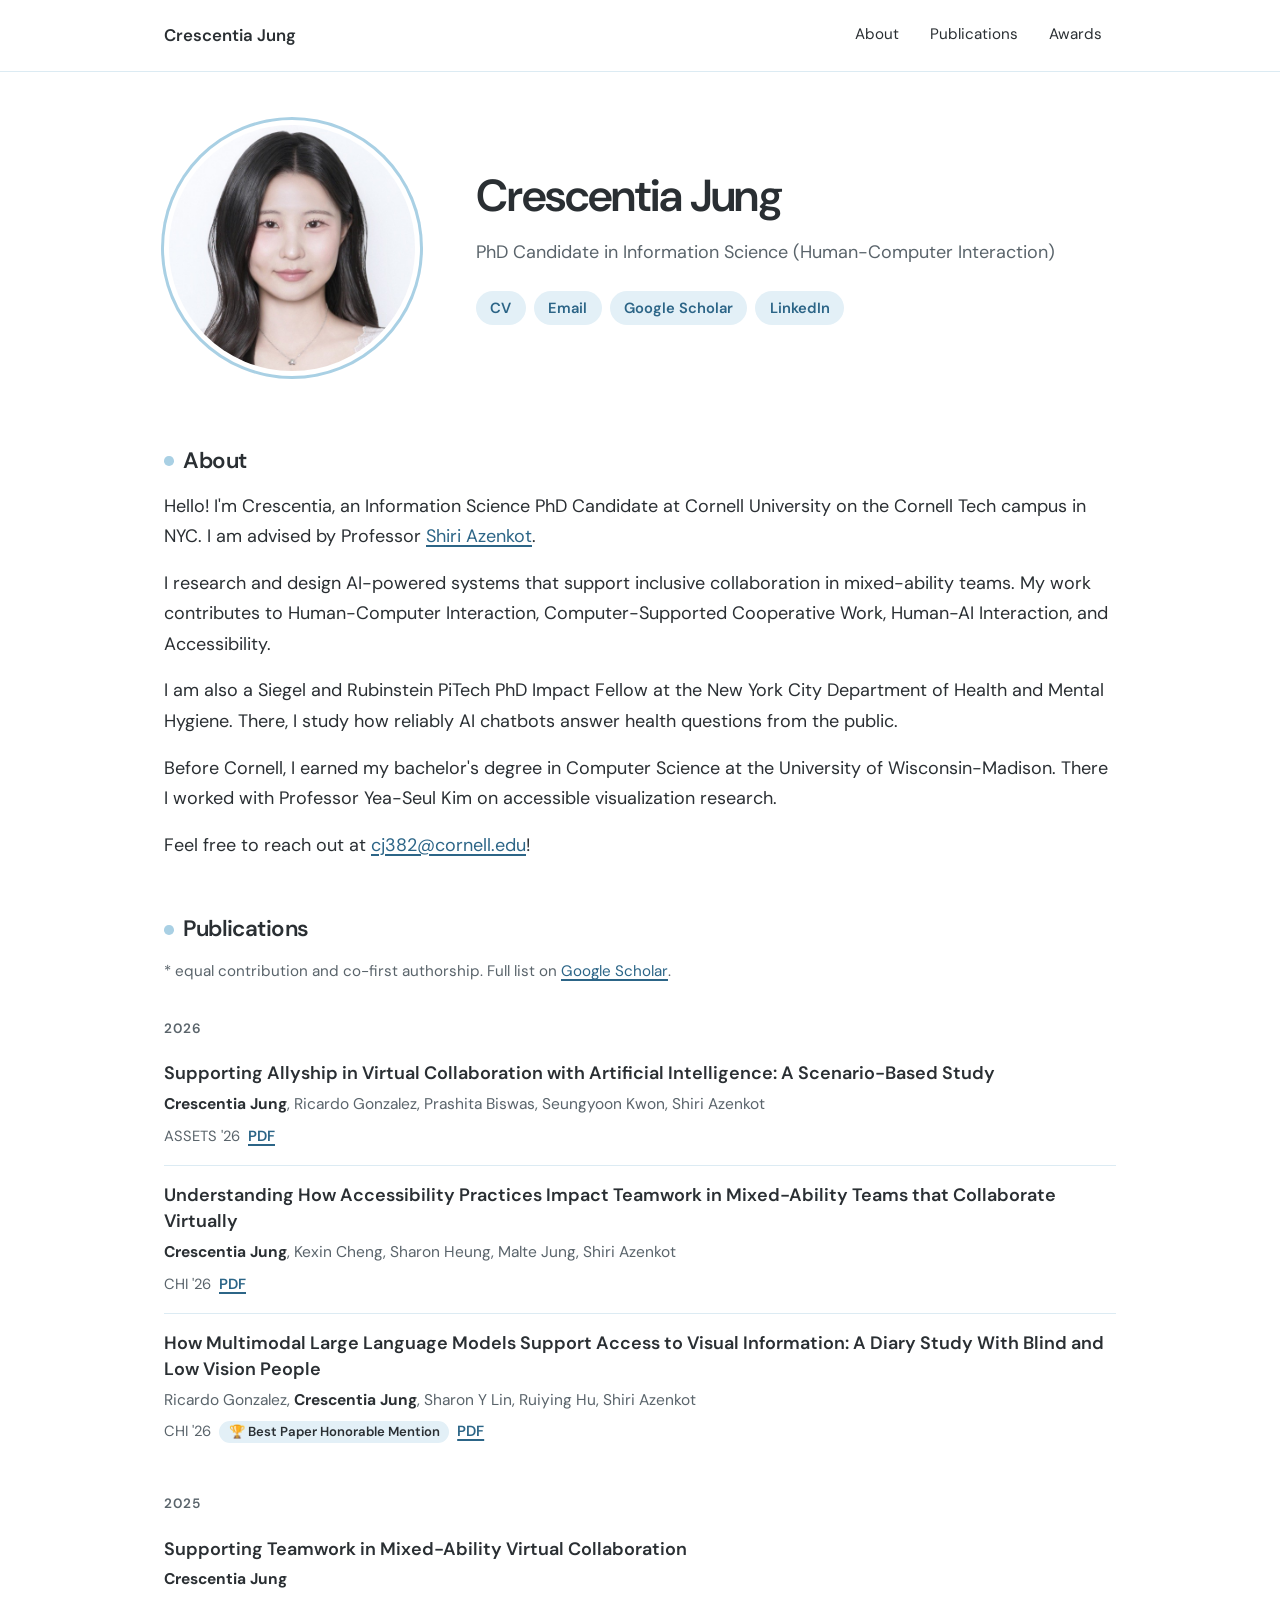
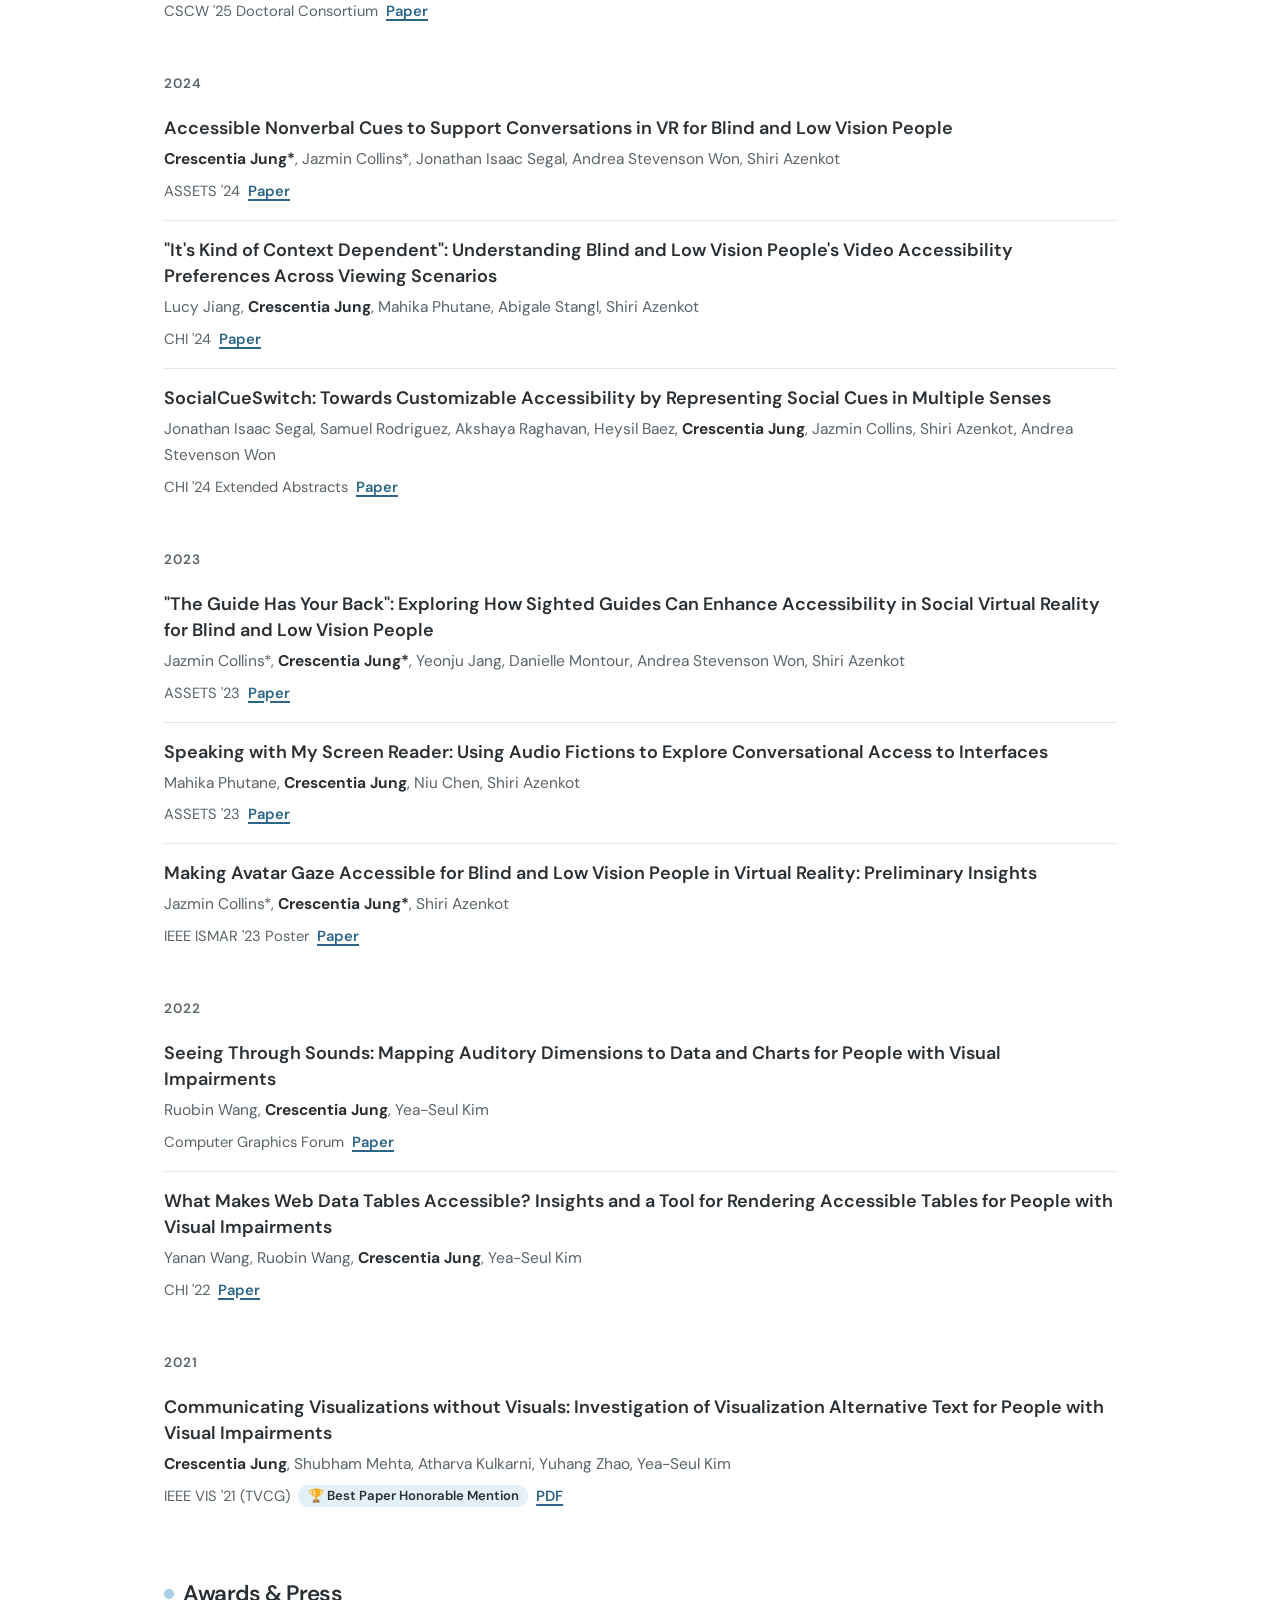
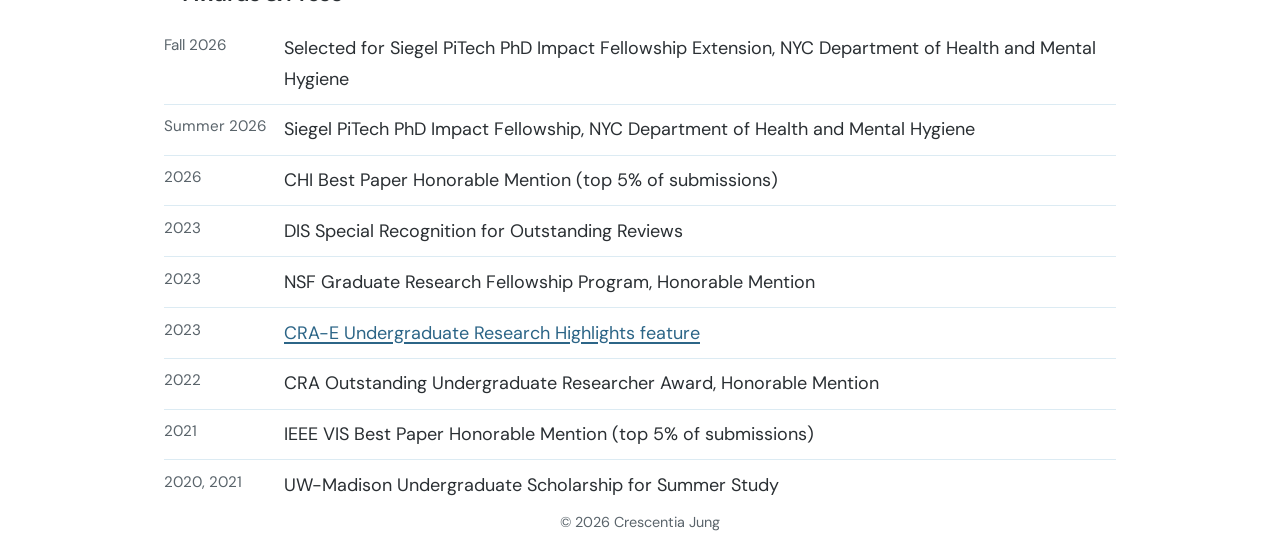
<file: index.html>
<!doctype html>
<html lang="en">
<head>
  <meta charset="utf-8">
  <meta name="viewport" content="width=device-width, initial-scale=1">
  <title>Crescentia Jung</title>
  <meta name="description" content="Crescentia Jung is an Information Science PhD candidate at Cornell Tech researching inclusive virtual collaboration, accessibility, and human-AI interaction.">
  <link rel="canonical" href="https://www.crescentiajung.com/">
  <meta property="og:title" content="Crescentia Jung">
  <meta property="og:type" content="website">
  <meta property="og:url" content="https://www.crescentiajung.com/">
  <meta property="og:image" content="https://www.crescentiajung.com/photo.jpg">
  <link rel="icon" href="data:image/svg+xml,%3Csvg xmlns='http://www.w3.org/2000/svg' viewBox='0 0 24 24'%3E%3Ccircle cx='12' cy='12' r='8' fill='%23a9d0e4'/%3E%3C/svg%3E">
  <link rel="preconnect" href="https://fonts.googleapis.com">
  <link rel="preconnect" href="https://fonts.gstatic.com" crossorigin>
  <link href="https://fonts.googleapis.com/css2?family=DM+Sans:opsz,wght@9..40,400;9..40,500;9..40,600&display=swap" rel="stylesheet">
  <link rel="stylesheet" href="/style.css">
</head>
<body>
  <a class="skip" href="#main">Skip to content</a>

  <header class="site-header">
    <div class="wrap">
      <a class="brand" href="/">
        Crescentia Jung
      </a>
      <nav aria-label="Sections">
        <ul>
          <li><a href="#about">About</a></li>
          <li><a href="#publications">Publications</a></li>
          <li><a href="#awards">Awards</a></li>
        </ul>
      </nav>
    </div>
  </header>

  <main id="main" class="wrap">
    <section class="hero" aria-labelledby="name">
      <img class="photo" src="/photo.jpg" alt="Portrait of Crescentia Jung, smiling" width="640" height="640">
      <div>
        <h1 id="name">Crescentia Jung</h1>
        <p class="tagline">PhD Candidate in Information Science (Human-Computer Interaction)</p>
        <ul class="links" aria-label="Contact and profiles">
          <li><a href="/cv.pdf" target="_blank" rel="noopener">CV<span class="sr-only"> (PDF)</span><span class="sr-only"> (opens in new tab)</span></a></li>
          <li><a href="mailto:cj382@cornell.edu">Email</a></li>
          <li><a href="https://scholar.google.com/citations?hl=en&amp;user=9aqpAWwAAAAJ" target="_blank" rel="noopener">Google Scholar<span class="sr-only"> (opens in new tab)</span></a></li>
          <li><a href="https://www.linkedin.com/in/crescentiajung/" target="_blank" rel="noopener">LinkedIn<span class="sr-only"> (opens in new tab)</span></a></li>
        </ul>
      </div>
    </section>

    <section id="about" aria-labelledby="about-h">
      <h2 id="about-h">About</h2>
      <p>Hello! I'm Crescentia, an Information Science PhD Candidate at Cornell University on the Cornell Tech campus in NYC. I am advised by Professor <a href="https://scholar.google.com/citations?user=jNQlAkoAAAAJ&amp;hl=en" target="_blank" rel="noopener">Shiri Azenkot<span class="sr-only"> (opens in new tab)</span></a>.</p>
      <p>I research and design AI-powered systems that support inclusive collaboration in mixed-ability teams. My work contributes to Human-Computer Interaction, Computer-Supported Cooperative Work, Human-AI Interaction, and Accessibility.</p>
      <p>I am also a Siegel and Rubinstein PiTech PhD Impact Fellow at the New York City Department of Health and Mental Hygiene. There, I study how reliably AI chatbots answer health questions from the public.</p>
      <p>Before Cornell, I earned my bachelor's degree in Computer Science at the University of Wisconsin-Madison. There I worked with Professor Yea-Seul Kim on accessible visualization research.</p>
      <p>Feel free to reach out at <a href="mailto:cj382@cornell.edu">cj382@cornell.edu</a>!</p>
    </section>

    <section id="publications" aria-labelledby="pubs-h">
      <h2 id="pubs-h">Publications</h2>
      <p class="note">* equal contribution and co-first authorship. Full list on <a href="https://scholar.google.com/citations?hl=en&amp;user=9aqpAWwAAAAJ" target="_blank" rel="noopener">Google Scholar<span class="sr-only"> (opens in new tab)</span></a>.</p>

      <h3 class="year">2026</h3>
      <ul class="pubs">
        <li>
          <p class="pub-title">Supporting Allyship in Virtual Collaboration with Artificial Intelligence: A Scenario-Based Study</p>
          <p class="pub-authors"><strong>Crescentia Jung</strong>, Ricardo Gonzalez, Prashita Biswas, Seungyoon Kwon, Shiri Azenkot</p>
          <p class="pub-venue"><span>ASSETS '26</span> <a href="https://arxiv.org/pdf/2610.09061" target="_blank" rel="noopener">PDF<span class="sr-only">: Supporting Allyship in Virtual Collaboration with Artificial Intelligence (opens in new tab)</span></a></p>
        </li>
        <li>
          <p class="pub-title">Understanding How Accessibility Practices Impact Teamwork in Mixed-Ability Teams that Collaborate Virtually</p>
          <p class="pub-authors"><strong>Crescentia Jung</strong>, Kexin Cheng, Sharon Heung, Malte Jung, Shiri Azenkot</p>
          <p class="pub-venue"><span>CHI '26</span> <a href="https://arxiv.org/pdf/2602.04015" target="_blank" rel="noopener">PDF<span class="sr-only">: Understanding How Accessibility Practices Impact Teamwork</span><span class="sr-only"> (opens in new tab)</span></a></p>
        </li>
        <li>
          <p class="pub-title">How Multimodal Large Language Models Support Access to Visual Information: A Diary Study With Blind and Low Vision People</p>
          <p class="pub-authors">Ricardo Gonzalez, <strong>Crescentia Jung</strong>, Sharon Y Lin, Ruiying Hu, Shiri Azenkot</p>
          <p class="pub-venue"><span>CHI '26</span> <span class="tag award">🏆 Best Paper Honorable Mention</span> <a href="https://arxiv.org/pdf/2602.13469" target="_blank" rel="noopener">PDF<span class="sr-only">: How Multimodal Large Language Models Support Access to Visual Information</span><span class="sr-only"> (opens in new tab)</span></a></p>
        </li>
      </ul>

      <h3 class="year">2025</h3>
      <ul class="pubs">
        <li>
          <p class="pub-title">Supporting Teamwork in Mixed-Ability Virtual Collaboration</p>
          <p class="pub-authors"><strong>Crescentia Jung</strong></p>
          <p class="pub-venue"><span>CSCW '25 Doctoral Consortium</span> <a href="https://dl.acm.org/doi/abs/10.1145/3715070.3747330" target="_blank" rel="noopener">Paper<span class="sr-only">: Supporting Teamwork in Mixed-Ability Virtual Collaboration</span><span class="sr-only"> (opens in new tab)</span></a></p>
        </li>
      </ul>

      <h3 class="year">2024</h3>
      <ul class="pubs">
        <li>
          <p class="pub-title">Accessible Nonverbal Cues to Support Conversations in VR for Blind and Low Vision People</p>
          <p class="pub-authors"><strong>Crescentia Jung*</strong>, Jazmin Collins*, Jonathan Isaac Segal, Andrea Stevenson Won, Shiri Azenkot</p>
          <p class="pub-venue"><span>ASSETS '24</span> <a href="https://dl.acm.org/doi/abs/10.1145/3663548.3675663" target="_blank" rel="noopener">Paper<span class="sr-only">: Accessible Nonverbal Cues to Support Conversations in VR</span><span class="sr-only"> (opens in new tab)</span></a></p>
        </li>
        <li>
          <p class="pub-title">"It's Kind of Context Dependent": Understanding Blind and Low Vision People's Video Accessibility Preferences Across Viewing Scenarios</p>
          <p class="pub-authors">Lucy Jiang, <strong>Crescentia Jung</strong>, Mahika Phutane, Abigale Stangl, Shiri Azenkot</p>
          <p class="pub-venue"><span>CHI '24</span> <a href="https://dl.acm.org/doi/abs/10.1145/3613904.3642238" target="_blank" rel="noopener">Paper<span class="sr-only">: It's Kind of Context Dependent</span><span class="sr-only"> (opens in new tab)</span></a></p>
        </li>
        <li>
          <p class="pub-title">SocialCueSwitch: Towards Customizable Accessibility by Representing Social Cues in Multiple Senses</p>
          <p class="pub-authors">Jonathan Isaac Segal, Samuel Rodriguez, Akshaya Raghavan, Heysil Baez, <strong>Crescentia Jung</strong>, Jazmin Collins, Shiri Azenkot, Andrea Stevenson Won</p>
          <p class="pub-venue"><span>CHI '24 Extended Abstracts</span> <a href="https://dl.acm.org/doi/abs/10.1145/3613905.3651109" target="_blank" rel="noopener">Paper<span class="sr-only">: SocialCueSwitch</span><span class="sr-only"> (opens in new tab)</span></a></p>
        </li>
      </ul>

      <h3 class="year">2023</h3>
      <ul class="pubs">
        <li>
          <p class="pub-title">"The Guide Has Your Back": Exploring How Sighted Guides Can Enhance Accessibility in Social Virtual Reality for Blind and Low Vision People</p>
          <p class="pub-authors">Jazmin Collins*, <strong>Crescentia Jung*</strong>, Yeonju Jang, Danielle Montour, Andrea Stevenson Won, Shiri Azenkot</p>
          <p class="pub-venue"><span>ASSETS '23</span> <a href="https://dl.acm.org/doi/abs/10.1145/3597638.3608386" target="_blank" rel="noopener">Paper<span class="sr-only">: The Guide Has Your Back</span><span class="sr-only"> (opens in new tab)</span></a></p>
        </li>
        <li>
          <p class="pub-title">Speaking with My Screen Reader: Using Audio Fictions to Explore Conversational Access to Interfaces</p>
          <p class="pub-authors">Mahika Phutane, <strong>Crescentia Jung</strong>, Niu Chen, Shiri Azenkot</p>
          <p class="pub-venue"><span>ASSETS '23</span> <a href="https://dl.acm.org/doi/abs/10.1145/3597638.3608404" target="_blank" rel="noopener">Paper<span class="sr-only">: Speaking with My Screen Reader</span><span class="sr-only"> (opens in new tab)</span></a></p>
        </li>
        <li>
          <p class="pub-title">Making Avatar Gaze Accessible for Blind and Low Vision People in Virtual Reality: Preliminary Insights</p>
          <p class="pub-authors">Jazmin Collins*, <strong>Crescentia Jung*</strong>, Shiri Azenkot</p>
          <p class="pub-venue"><span>IEEE ISMAR '23 Poster</span> <a href="https://ieeexplore.ieee.org/abstract/document/10322247/" target="_blank" rel="noopener">Paper<span class="sr-only">: Making Avatar Gaze Accessible</span><span class="sr-only"> (opens in new tab)</span></a></p>
        </li>
      </ul>

      <h3 class="year">2022</h3>
      <ul class="pubs">
        <li>
          <p class="pub-title">Seeing Through Sounds: Mapping Auditory Dimensions to Data and Charts for People with Visual Impairments</p>
          <p class="pub-authors">Ruobin Wang, <strong>Crescentia Jung</strong>, Yea-Seul Kim</p>
          <p class="pub-venue"><span>Computer Graphics Forum</span> <a href="https://onlinelibrary.wiley.com/doi/10.1111/cgf.14523" target="_blank" rel="noopener">Paper<span class="sr-only">: Seeing Through Sounds</span><span class="sr-only"> (opens in new tab)</span></a></p>
        </li>
        <li>
          <p class="pub-title">What Makes Web Data Tables Accessible? Insights and a Tool for Rendering Accessible Tables for People with Visual Impairments</p>
          <p class="pub-authors">Yanan Wang, Ruobin Wang, <strong>Crescentia Jung</strong>, Yea-Seul Kim</p>
          <p class="pub-venue"><span>CHI '22</span> <a href="https://dl.acm.org/doi/abs/10.1145/3491102.3517469" target="_blank" rel="noopener">Paper<span class="sr-only">: What Makes Web Data Tables Accessible</span><span class="sr-only"> (opens in new tab)</span></a></p>
        </li>
      </ul>

      <h3 class="year">2021</h3>
      <ul class="pubs">
        <li>
          <p class="pub-title">Communicating Visualizations without Visuals: Investigation of Visualization Alternative Text for People with Visual Impairments</p>
          <p class="pub-authors"><strong>Crescentia Jung</strong>, Shubham Mehta, Atharva Kulkarni, Yuhang Zhao, Yea-Seul Kim</p>
          <p class="pub-venue"><span>IEEE VIS '21 (TVCG)</span> <span class="tag award">🏆 Best Paper Honorable Mention</span> <a href="https://arxiv.org/abs/2108.03657" target="_blank" rel="noopener">PDF<span class="sr-only">: Communicating Visualizations without Visuals</span><span class="sr-only"> (opens in new tab)</span></a></p>
        </li>
      </ul>
    </section>

    <section id="awards" aria-labelledby="awards-h">
      <h2 id="awards-h">Awards &amp; Press</h2>
      <ul class="plain">
        <li><span class="when">Fall 2026</span> Selected for Siegel PiTech PhD Impact Fellowship Extension, NYC Department of Health and Mental Hygiene</li>
        <li><span class="when">Summer 2026</span> Siegel PiTech PhD Impact Fellowship, NYC Department of Health and Mental Hygiene</li>
        <li><span class="when">2026</span> CHI Best Paper Honorable Mention (top 5% of submissions)</li>
        <li><span class="when">2023</span> DIS Special Recognition for Outstanding Reviews</li>
        <li><span class="when">2023</span> NSF Graduate Research Fellowship Program, Honorable Mention</li>
        <li><span class="when">2023</span> <a href="https://cra.org/crn/2023/04/cra-es-undergraduate-research-highlights-undergraduate-research-makes-visualizations-more-accessible-via-alternative-text/" target="_blank" rel="noopener">CRA-E Undergraduate Research Highlights feature<span class="sr-only"> (opens in new tab)</span></a></li>
        <li><span class="when">2022</span> CRA Outstanding Undergraduate Researcher Award, Honorable Mention</li>
        <li><span class="when">2021</span> IEEE VIS Best Paper Honorable Mention (top 5% of submissions)</li>
        <li><span class="when">2020, 2021</span> UW-Madison Undergraduate Scholarship for Summer Study</li>
      </ul>
    </section>
  </main>

  <footer class="wrap">
    © 2026 Crescentia Jung
  </footer>
</body>
</html>
</file>
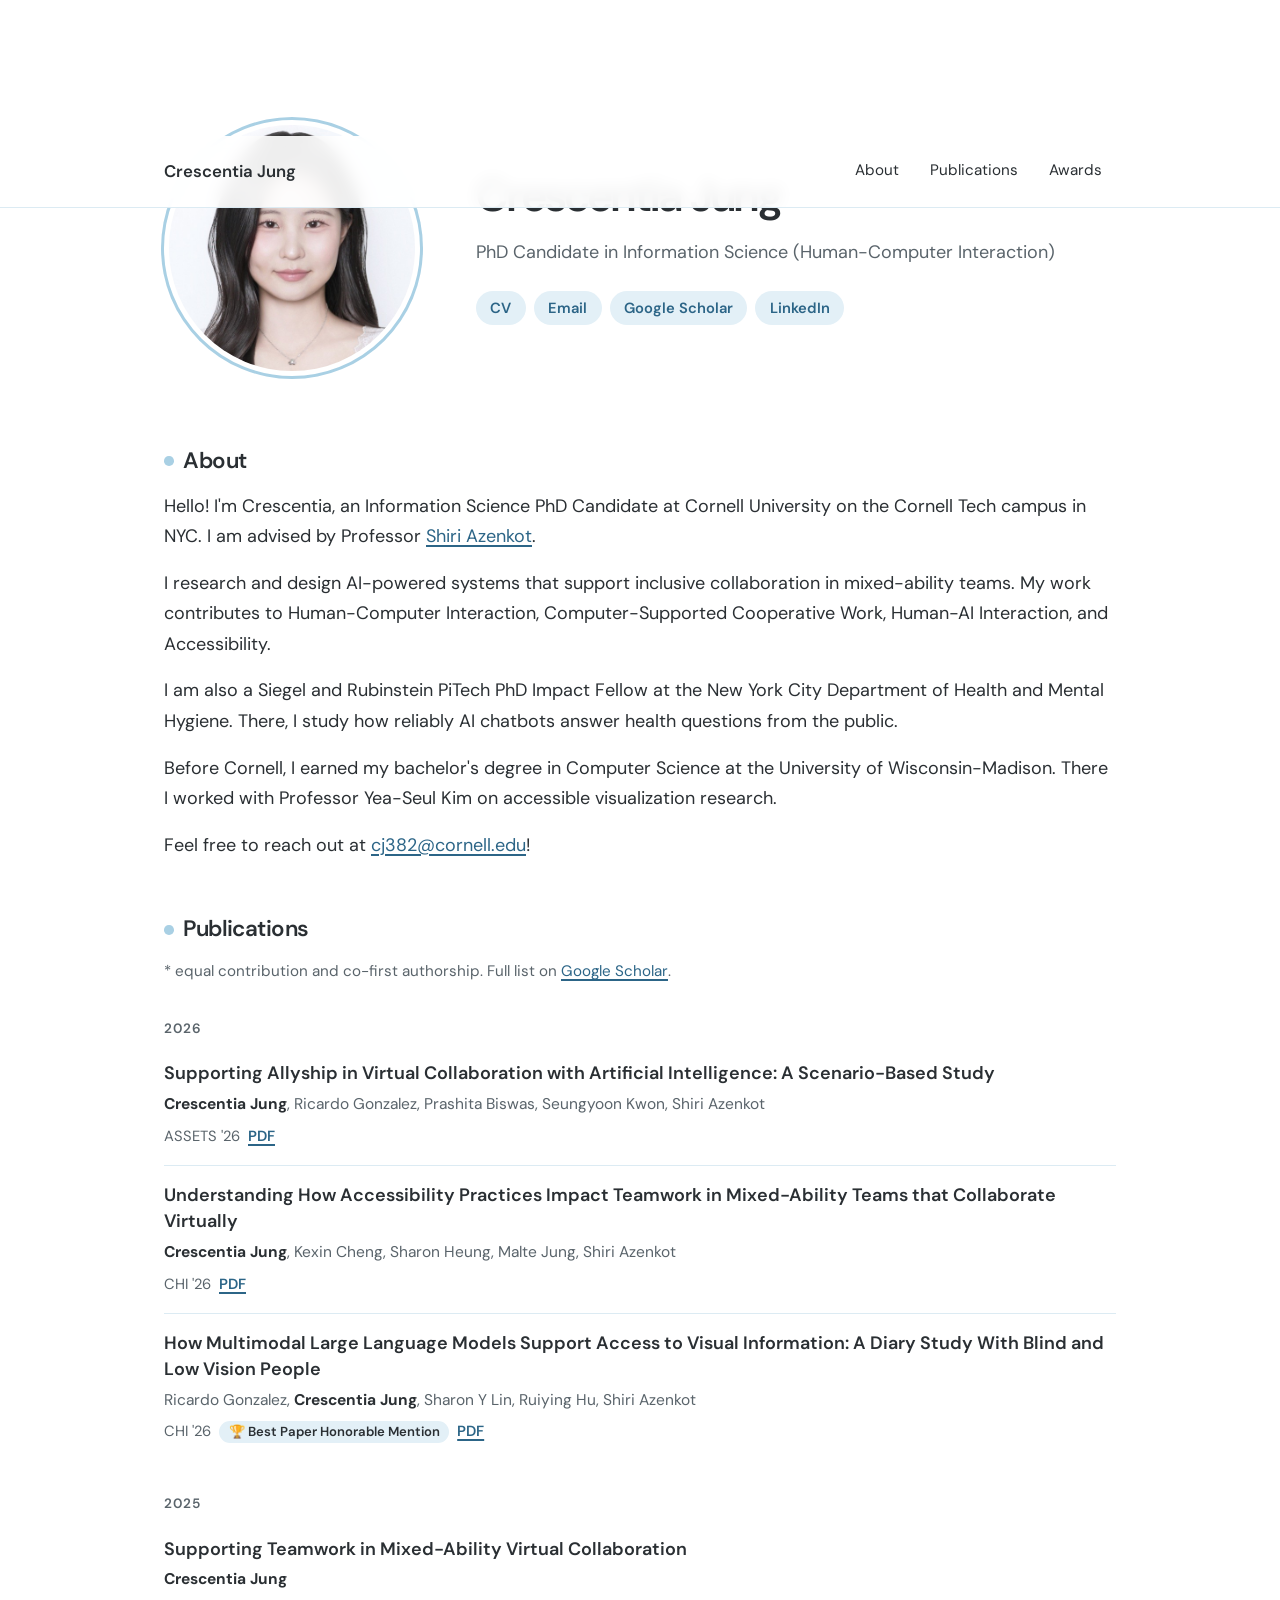
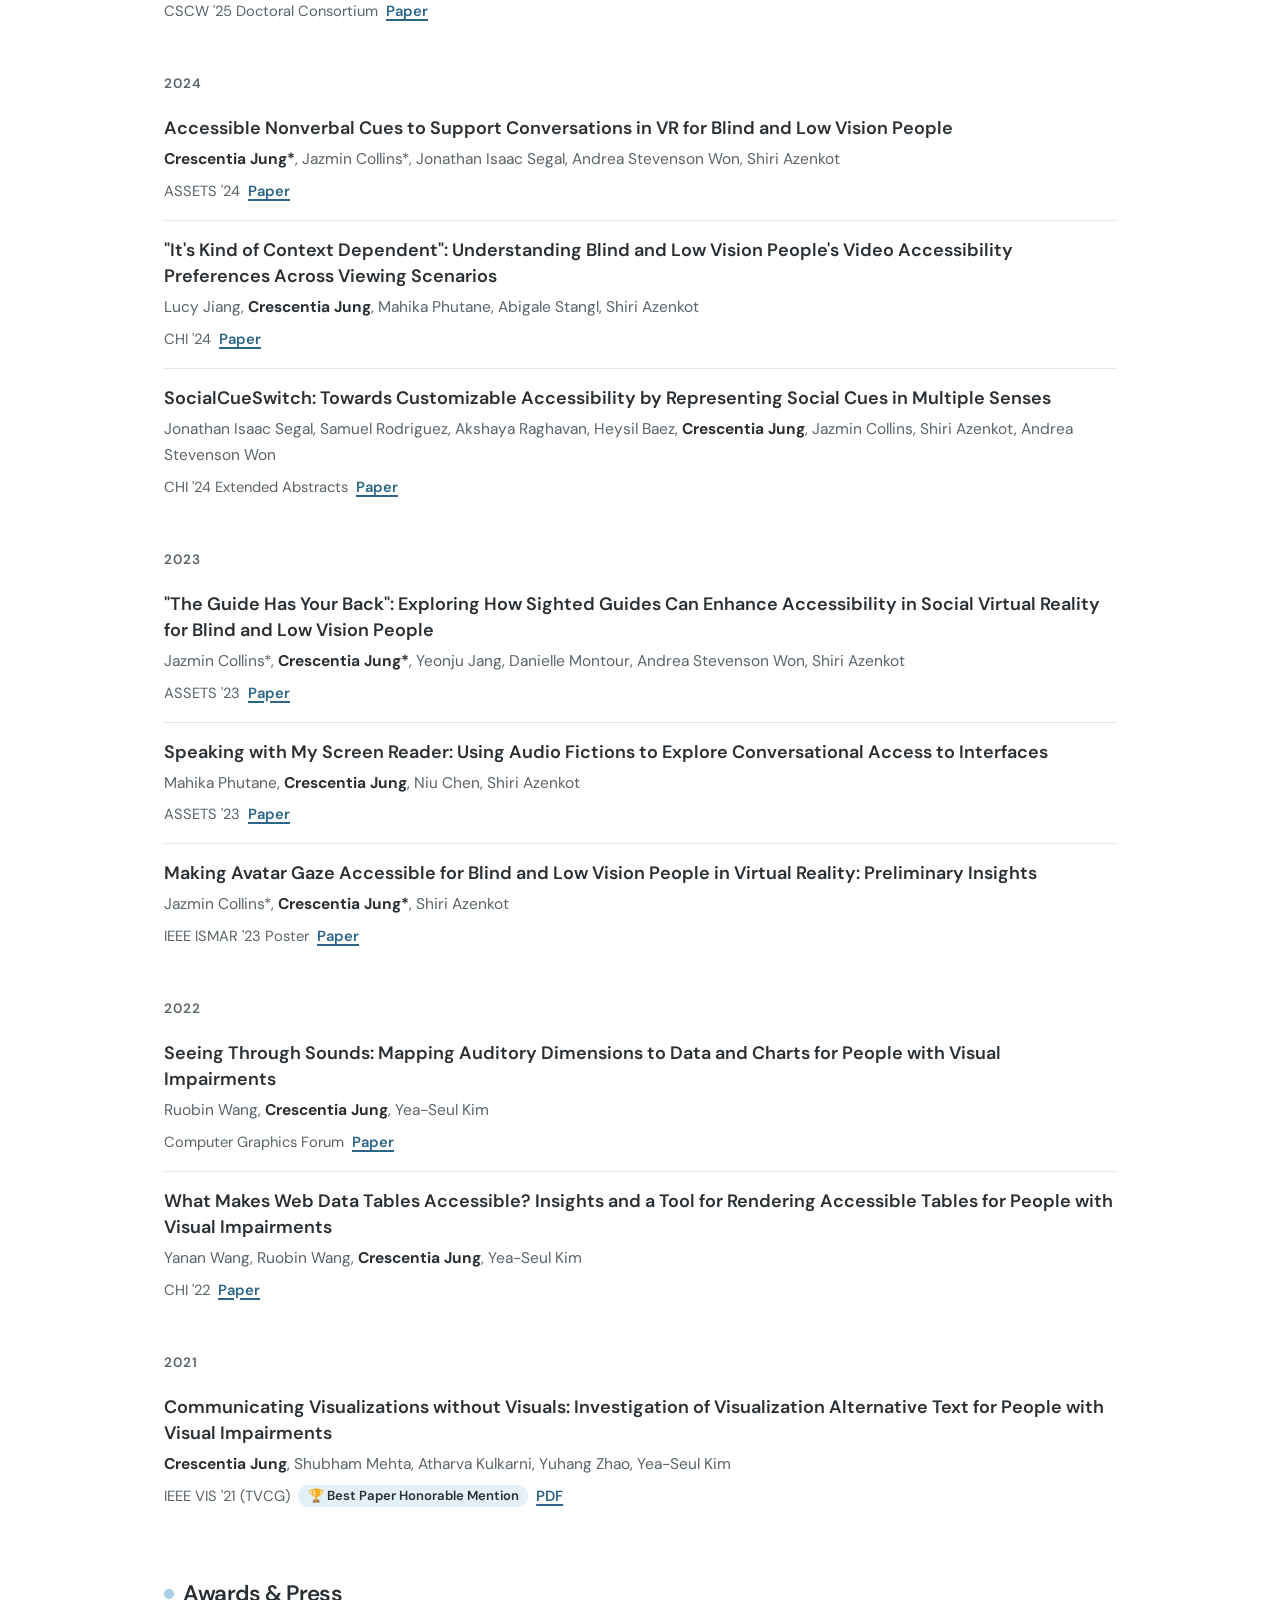
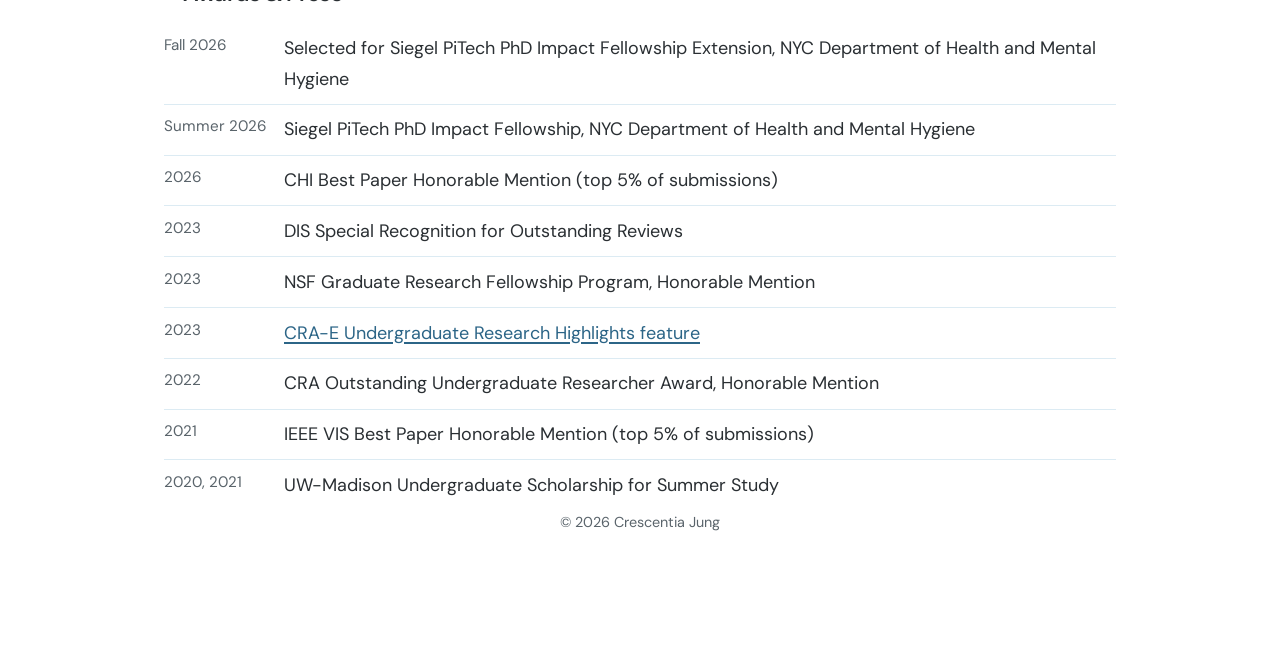
<file: publications/index.html>
<!doctype html>
<html lang="en">
<head>
  <meta charset="utf-8">
  <title>Publications · Crescentia Jung</title>
  <link rel="canonical" href="https://www.crescentiajung.com/#publications">
  <meta http-equiv="refresh" content="0; url=/#publications">
</head>
<body>
  <p>Publications have moved to <a href="/#publications">the main page</a>.</p>
</body>
</html>
</file>
<file: style.css>
/* Crescentia Jung — site styles
   Colors are drawn from the blue background of photo.jpg. */

:root {
  --bg: #ffffff;
  --ink: #2a2f33;
  --muted: #5a646b;       /* 6.0:1 on white */
  --accent: #2c6587;      /* (theme) links, 6.3:1 on white */
  --accent-soft: #e3f0f7; /* (theme) pill fills, sampled from photo background */
  --accent-mid: #a9d0e4;  /* (theme) dots and photo ring */
  --line: #dcebf3;        /* (theme) dividers */
  --focus: #2c6587;
  --max: 62rem;
}

@media (prefers-color-scheme: dark) {
  :root {
    --bg: #161c20;
    --ink: #eef3f6;
    --muted: #b3bec5;
    --accent: #a3d2ea;
    --accent-soft: #22323c;
    --accent-mid: #4f7f99;
    --line: #2a3640;
    --focus: #a3d2ea;
  }
}

*, *::before, *::after { box-sizing: border-box; }

html {
  -webkit-text-size-adjust: 100%;
  scroll-behavior: smooth;
  scroll-padding-top: 5rem;
}
@media (prefers-reduced-motion: reduce) {
  html { scroll-behavior: auto; }
}

body {
  margin: 0;
  background: var(--bg);
  color: var(--ink);
  font-family: "DM Sans", system-ui, -apple-system, "Segoe UI", sans-serif;
  font-size: 1.125rem;
  line-height: 1.7;
}

.sr-only {
  position: absolute;
  width: 1px; height: 1px;
  padding: 0; margin: -1px;
  overflow: hidden;
  clip: rect(0 0 0 0);
  white-space: nowrap;
  border: 0;
}

.skip {
  position: absolute;
  left: 1rem;
  top: -3rem;
  background: var(--ink);
  color: var(--bg);
  padding: .5rem 1rem;
  border-radius: 999px;
  z-index: 20;
}
.skip:focus { top: 1rem; }

:focus-visible {
  outline: 3px solid var(--focus);
  outline-offset: 3px;
  border-radius: 6px;
}

a {
  color: var(--accent);
  text-decoration-thickness: 1.5px;
  text-underline-offset: 3px;
}
a:hover { text-decoration-thickness: 3px; }

.wrap {
  max-width: var(--max);
  margin: 0 auto;
  padding: 0 1.25rem;
}

/* Header: sticks to top so section links stay reachable */
.site-header {
  position: sticky;
  top: 0;
  z-index: 10;
  background: color-mix(in srgb, var(--bg) 92%, transparent);
  backdrop-filter: blur(8px);
  border-bottom: 1px solid var(--line);
}
.site-header .wrap {
  display: flex;
  align-items: center;
  justify-content: space-between;
  gap: .75rem;
  flex-wrap: wrap;
  padding-top: 1.1rem;
  padding-bottom: 1.1rem;
}
.brand {
  display: inline-flex;
  align-items: center;
  gap: .5rem;
  font-weight: 600;
  font-size: 1.05rem;
  color: var(--ink);
  text-decoration: none;
}
.brand svg { width: 1.3rem; height: 1.3rem; color: var(--accent); }

nav ul {
  list-style: none;
  display: flex;
  gap: .25rem;
  margin: 0;
  padding: 0;
  flex-wrap: wrap;
}
nav a {
  display: inline-block;
  padding: .3rem .85rem;
  border-radius: 999px;
  color: var(--ink);
  text-decoration: none;
  font-size: .95rem;
}
nav a:hover { background: var(--accent-soft); }

/* Hero */
.hero {
  display: grid;
  grid-template-columns: 1fr;
  gap: 1.75rem;
  align-items: center;
  padding: 3rem 0 1rem;
}
@media (min-width: 640px) {
  .hero { grid-template-columns: 16rem 1fr; gap: 3.5rem; }
}
.photo {
  width: 16rem;
  height: 16rem;
  border-radius: 50%;
  object-fit: cover;
  color: transparent;
  background: var(--accent-soft);
  border: 5px solid var(--bg);
  box-shadow: 0 0 0 3px var(--accent-mid);
}

h1, h2 {
  font-weight: 600;
  line-height: 1.2;
  letter-spacing: -.025em;
}
h1 { font-size: clamp(2.1rem, 6vw, 2.8rem); margin: 0 0 .9rem; }
h2 {
  font-size: 1.4rem;
  margin: 3.5rem 0 1rem;
  display: flex;
  align-items: center;
  gap: .6rem;
}
h2::before {
  content: "";
  width: .6rem;
  height: .6rem;
  border-radius: 50%;
  background: var(--accent-mid);
  flex: none;
}

.role {
  margin: 0 0 .35rem;
  font-size: 1.2rem;
  font-weight: 600;
  color: var(--accent);
}
.tagline {
  margin: 0;
  color: var(--muted);
  line-height: 1.6;
}

.links {
  display: flex;
  flex-wrap: wrap;
  gap: .5rem;
  margin: 1.5rem 0 0;
  padding: 0;
  list-style: none;
}
.links a {
  display: inline-block;
  padding: .3rem .9rem;
  border-radius: 999px;
  background: var(--accent-soft);
  font-size: .92rem;
  font-weight: 600;
  text-decoration: none;
}
.links a:hover { text-decoration: underline; }

#about p { margin: 0 0 1rem; }

.note { color: var(--muted); font-size: .95rem; margin: 0 0 1rem; }

/* Publications: plain list, one divider per item */
.year {
  font-size: .85rem;
  font-weight: 600;
  letter-spacing: .08em;
  color: var(--muted);
  margin: 2rem 0 .25rem;
}
.pubs, .plain {
  list-style: none;
  padding: 0;
  margin: 0;
}
.pubs li {
  padding: 1rem 0;
  border-bottom: 1px solid var(--line);
}
.pubs li:last-child { border-bottom: 0; }
.pubs p { margin: 0; }
.pub-title {
  font-weight: 600;
  line-height: 1.45;
  margin-bottom: .3rem !important;
}
.pub-authors {
  font-size: .97rem;
  color: var(--muted);
}
.pub-authors strong { color: var(--ink); }
.pub-venue {
  display: flex;
  flex-wrap: wrap;
  align-items: center;
  gap: .5rem;
  margin-top: .4rem !important;
  font-size: .92rem;
  color: var(--muted);
}
.pub-venue a { font-weight: 600; }

.tag {
  display: inline-block;
  padding: 0 .6rem;
  border-radius: 999px;
  background: var(--accent-soft);
  color: var(--ink);
  font-size: .82rem;
  font-weight: 600;
}

/* Awards */
.plain li {
  display: flex;
  gap: 1rem;
  padding: .6rem 0;
  border-bottom: 1px solid var(--line);
}
.plain li:last-child { border-bottom: 0; }
.when {
  flex: none;
  width: 6.5rem;
  color: var(--muted);
  font-size: .95rem;
  font-variant-numeric: tabular-nums;
}
@media (max-width: 480px) {
  .plain li { flex-direction: column; gap: 0; }
}

footer {
  margin: 4.5rem auto 2.5rem;
  color: var(--muted);
  font-size: .9rem;
  text-align: center;
}
footer svg { width: 1rem; height: 1rem; vertical-align: -2px; color: var(--accent); }
</file>
